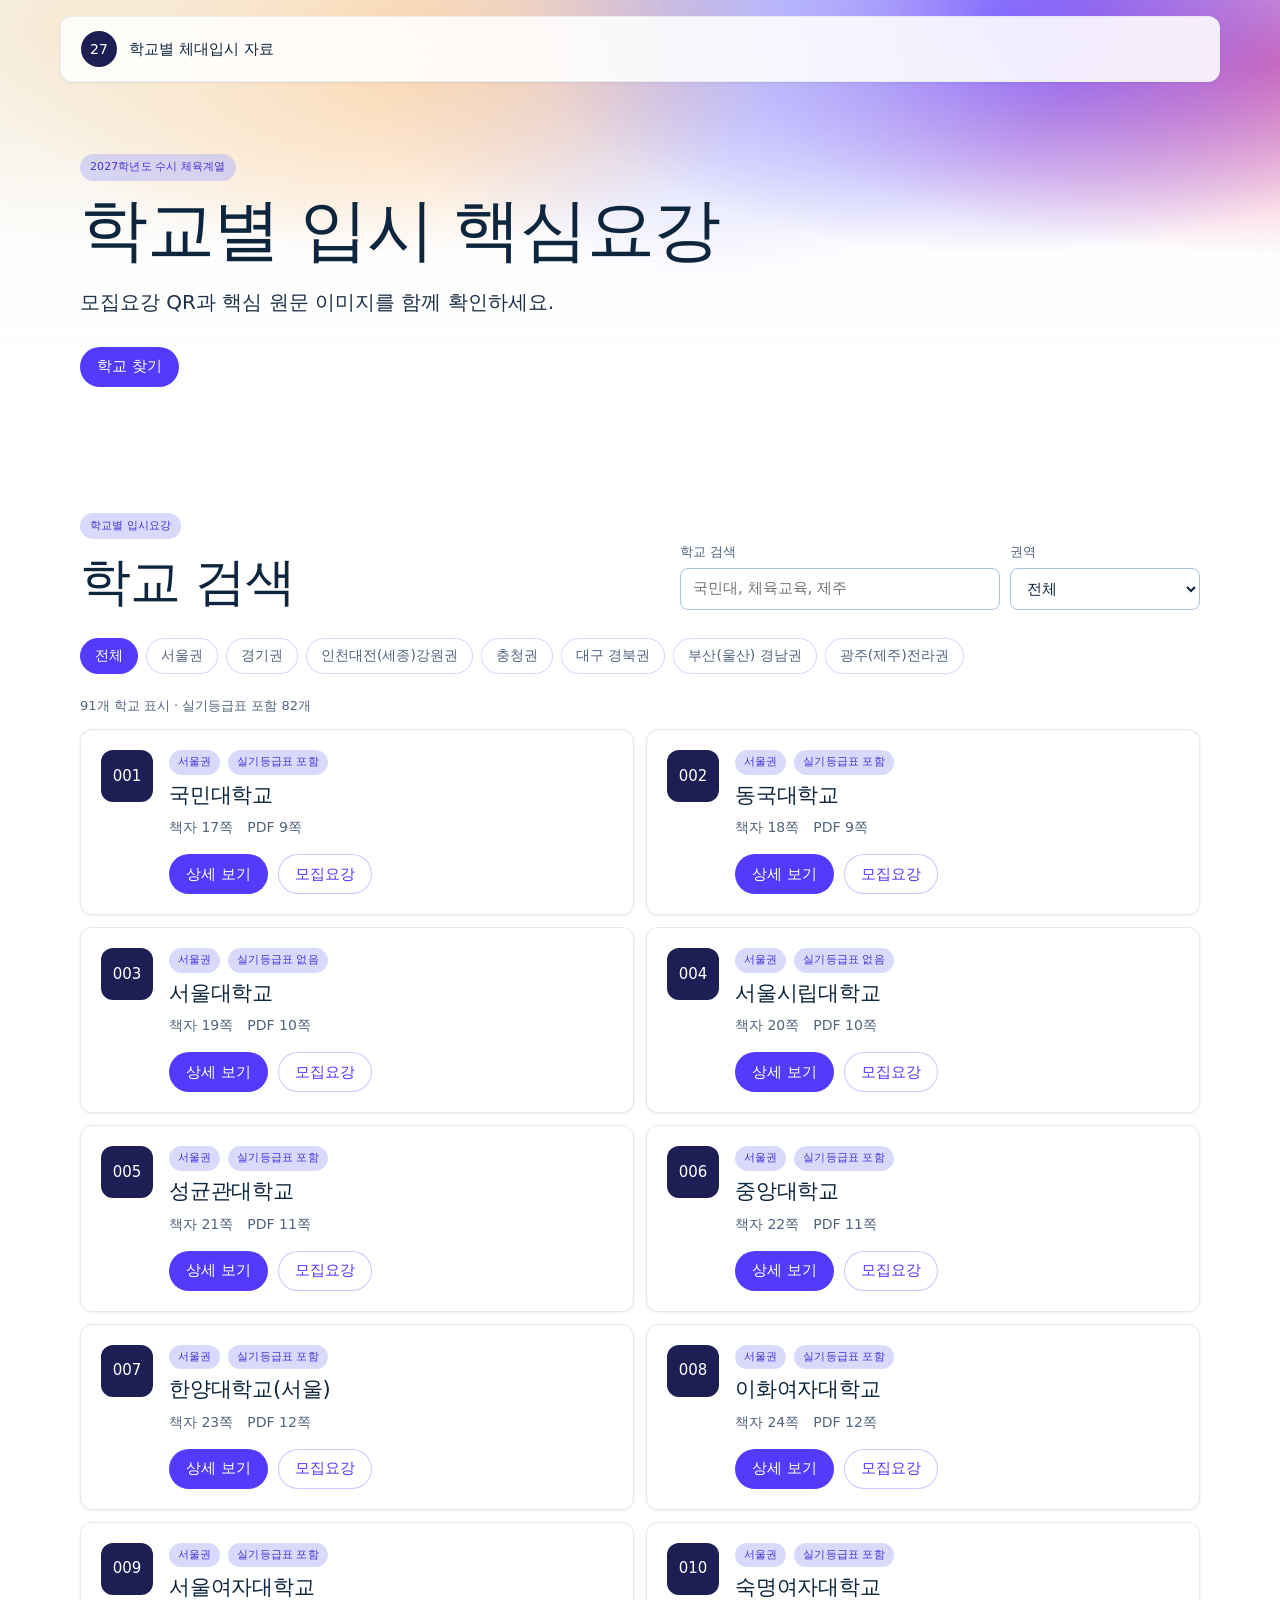
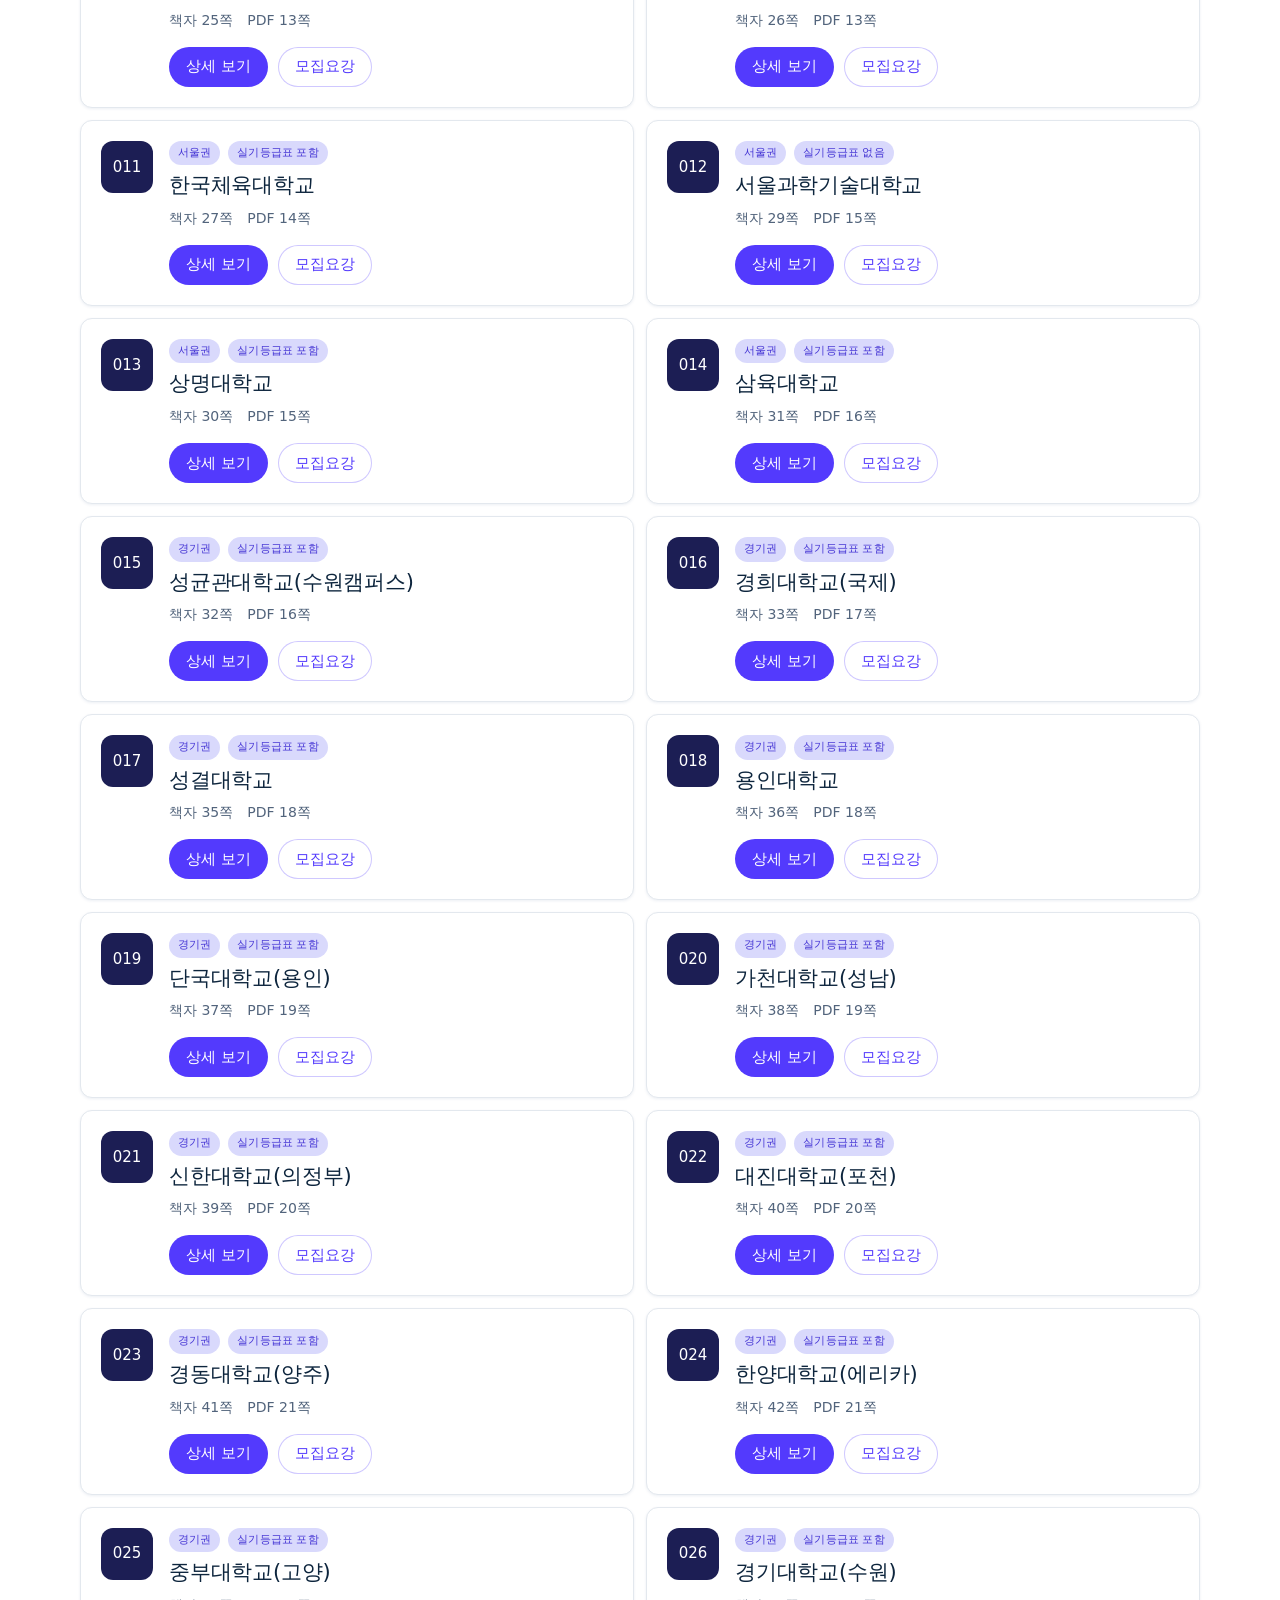
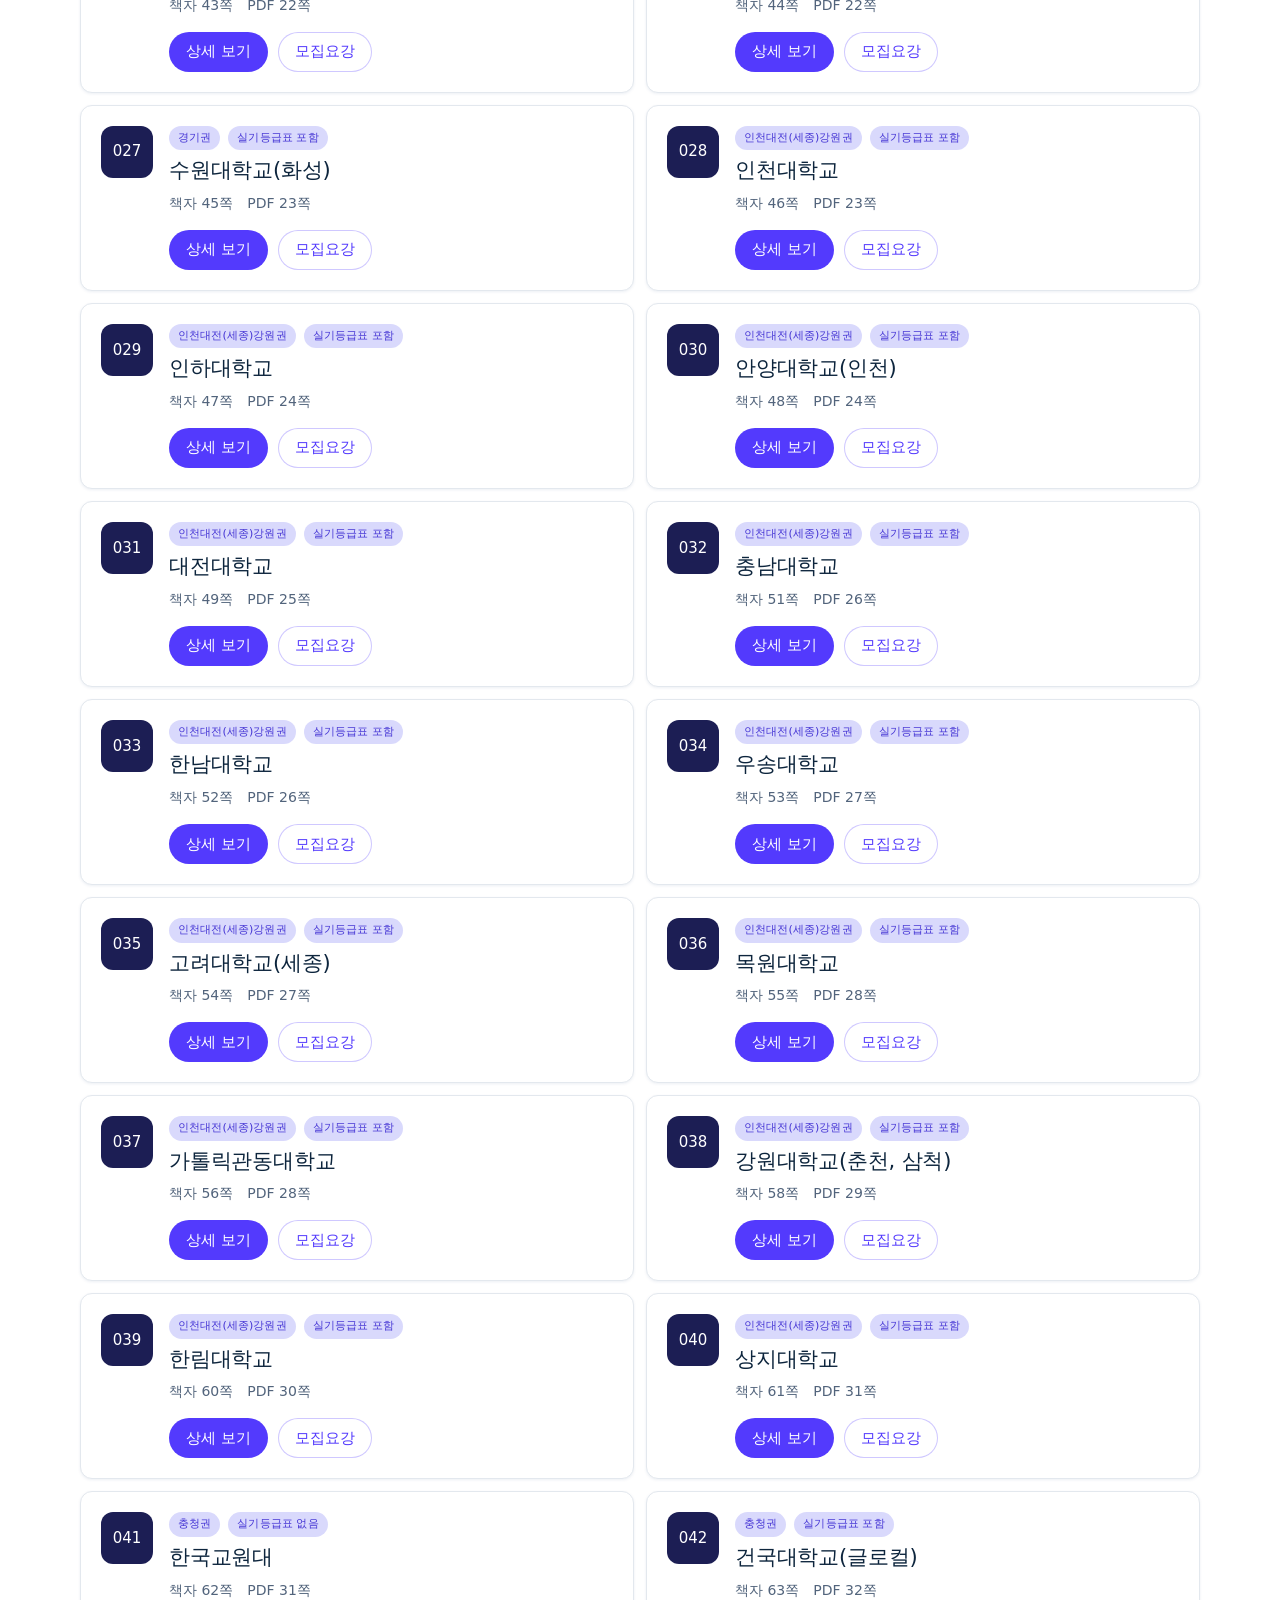
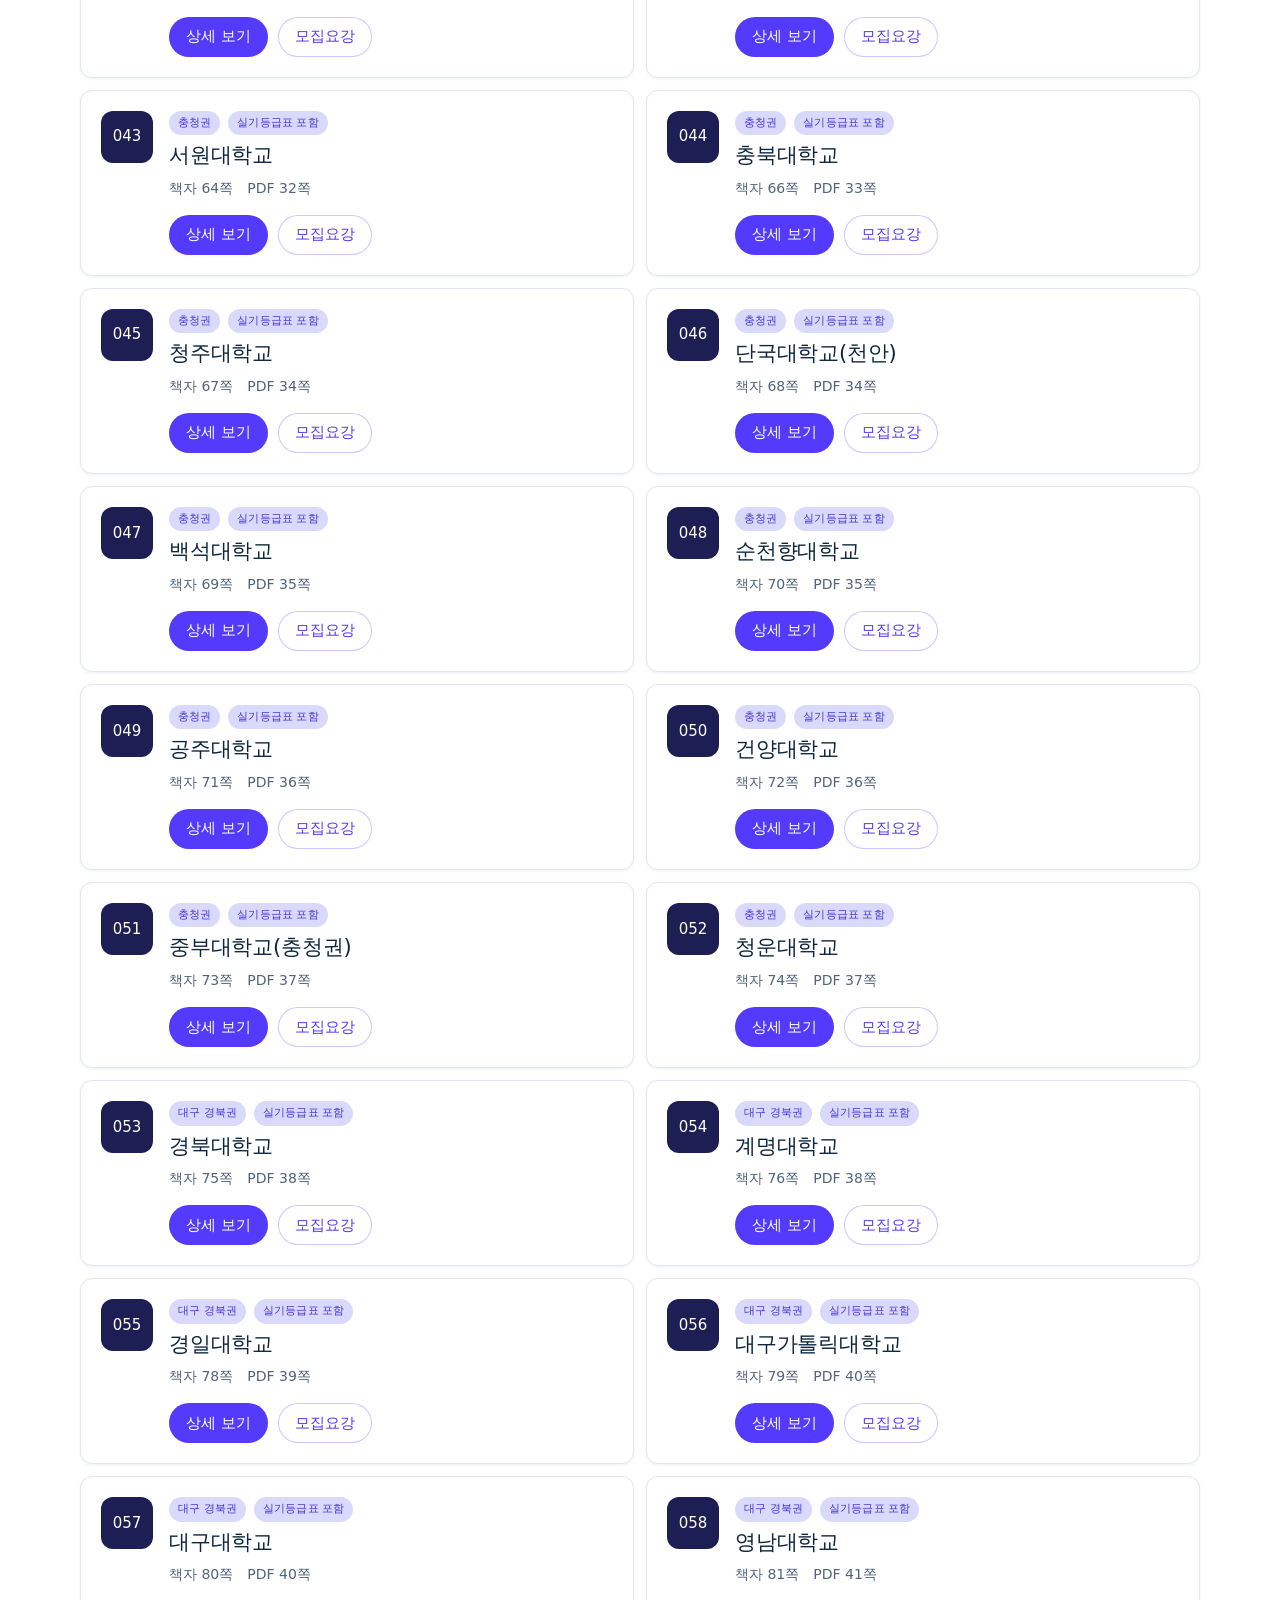
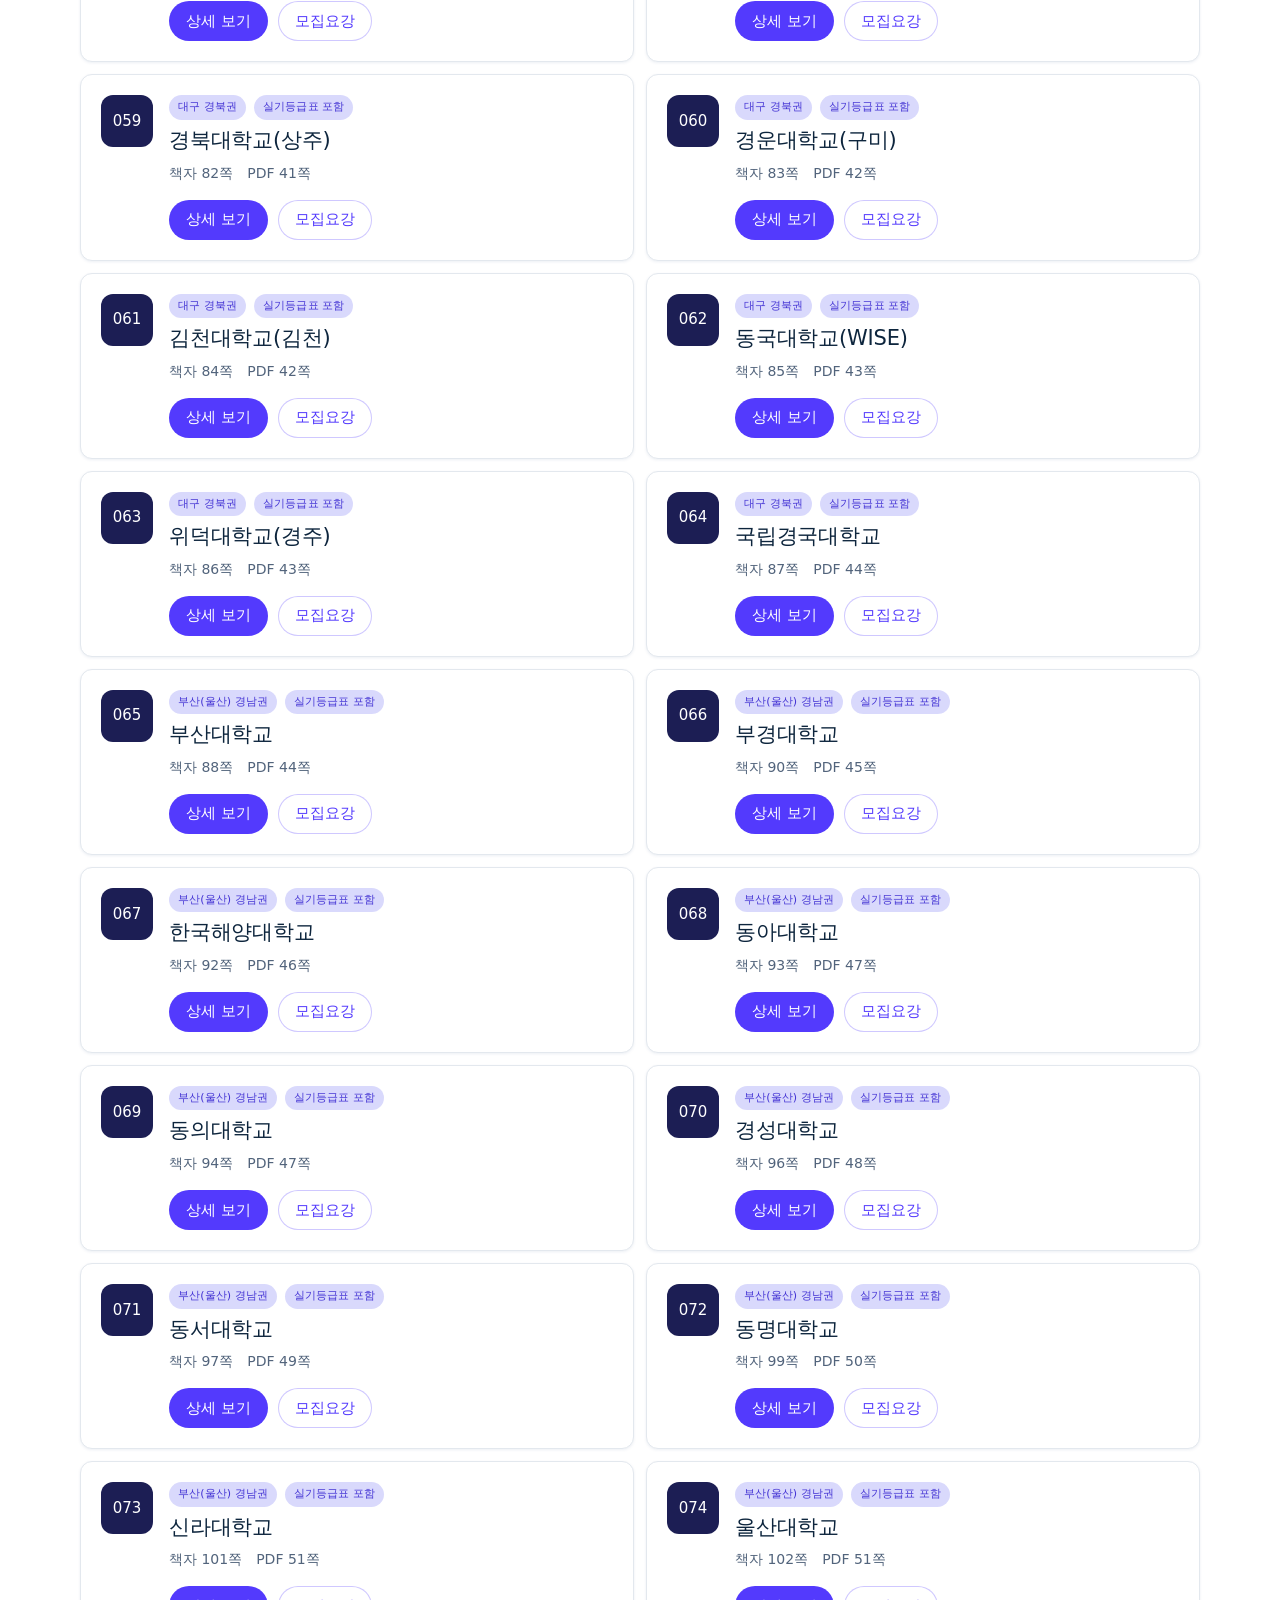
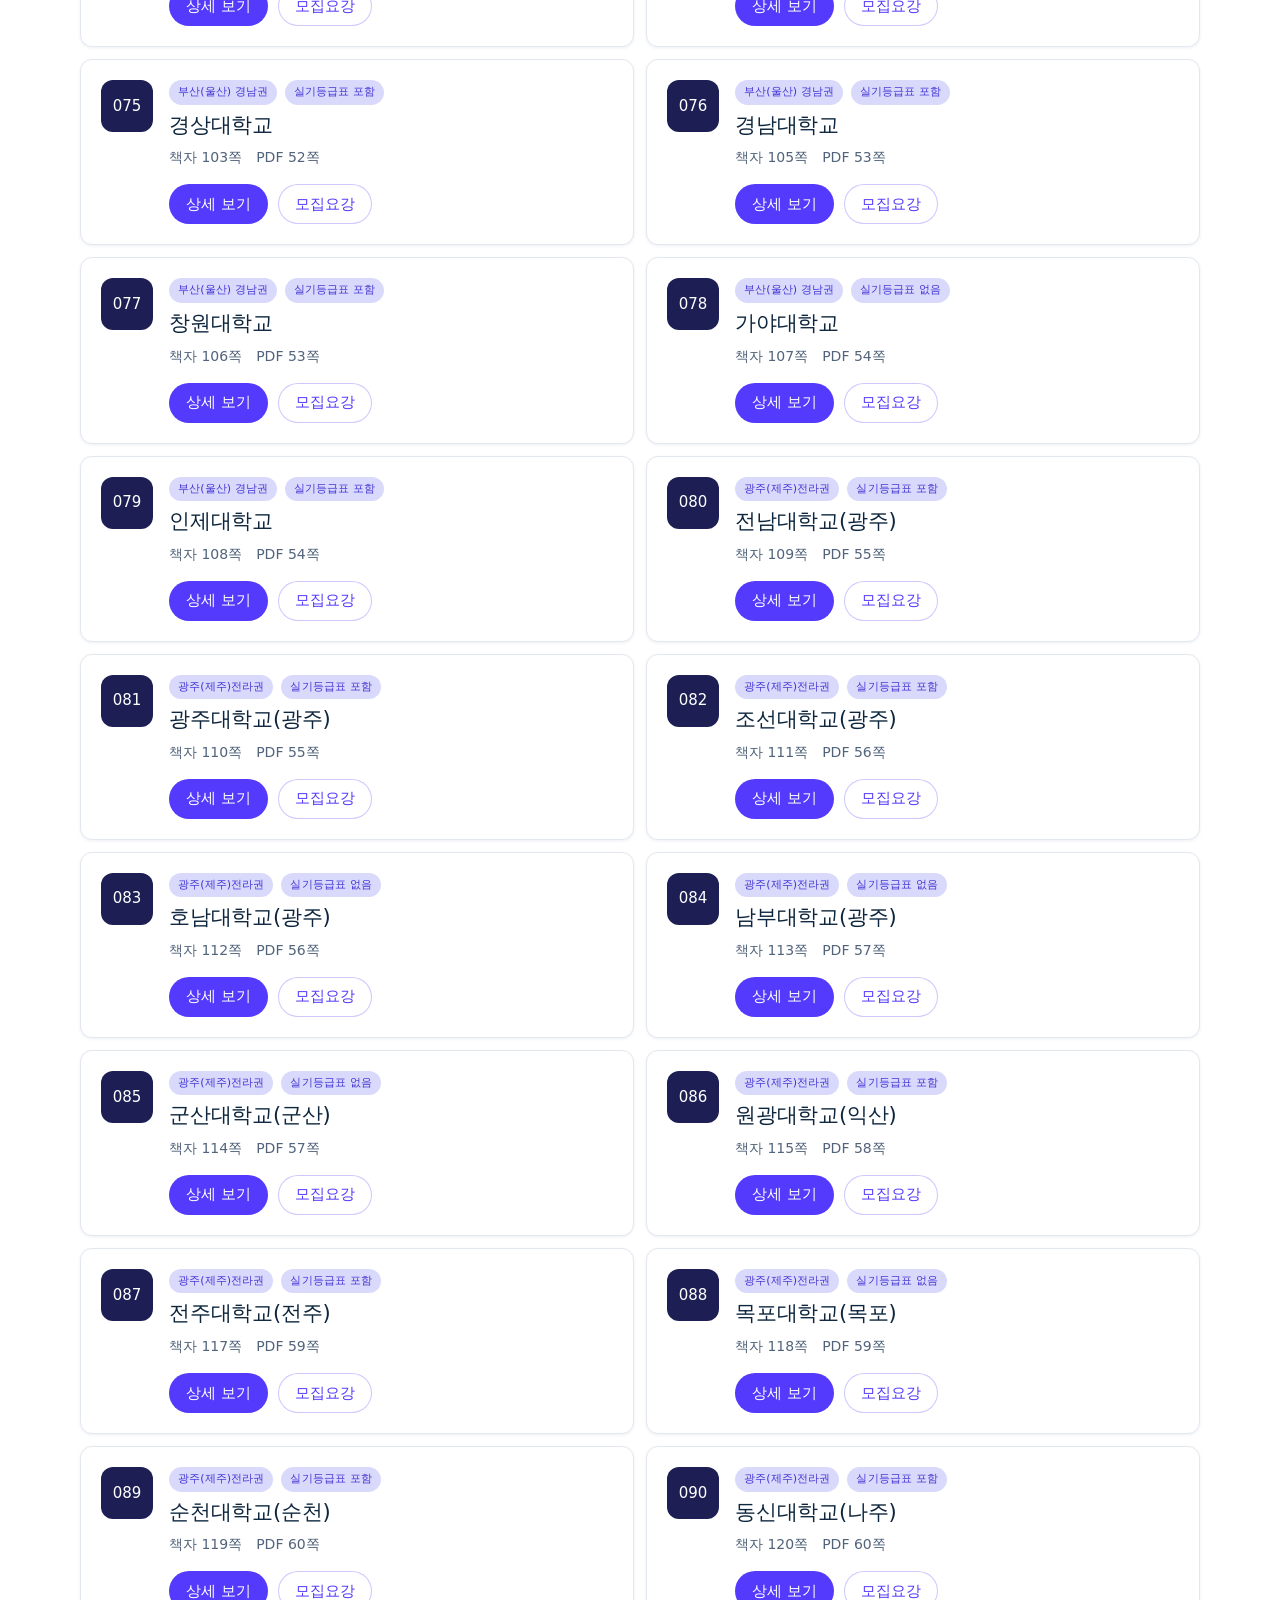
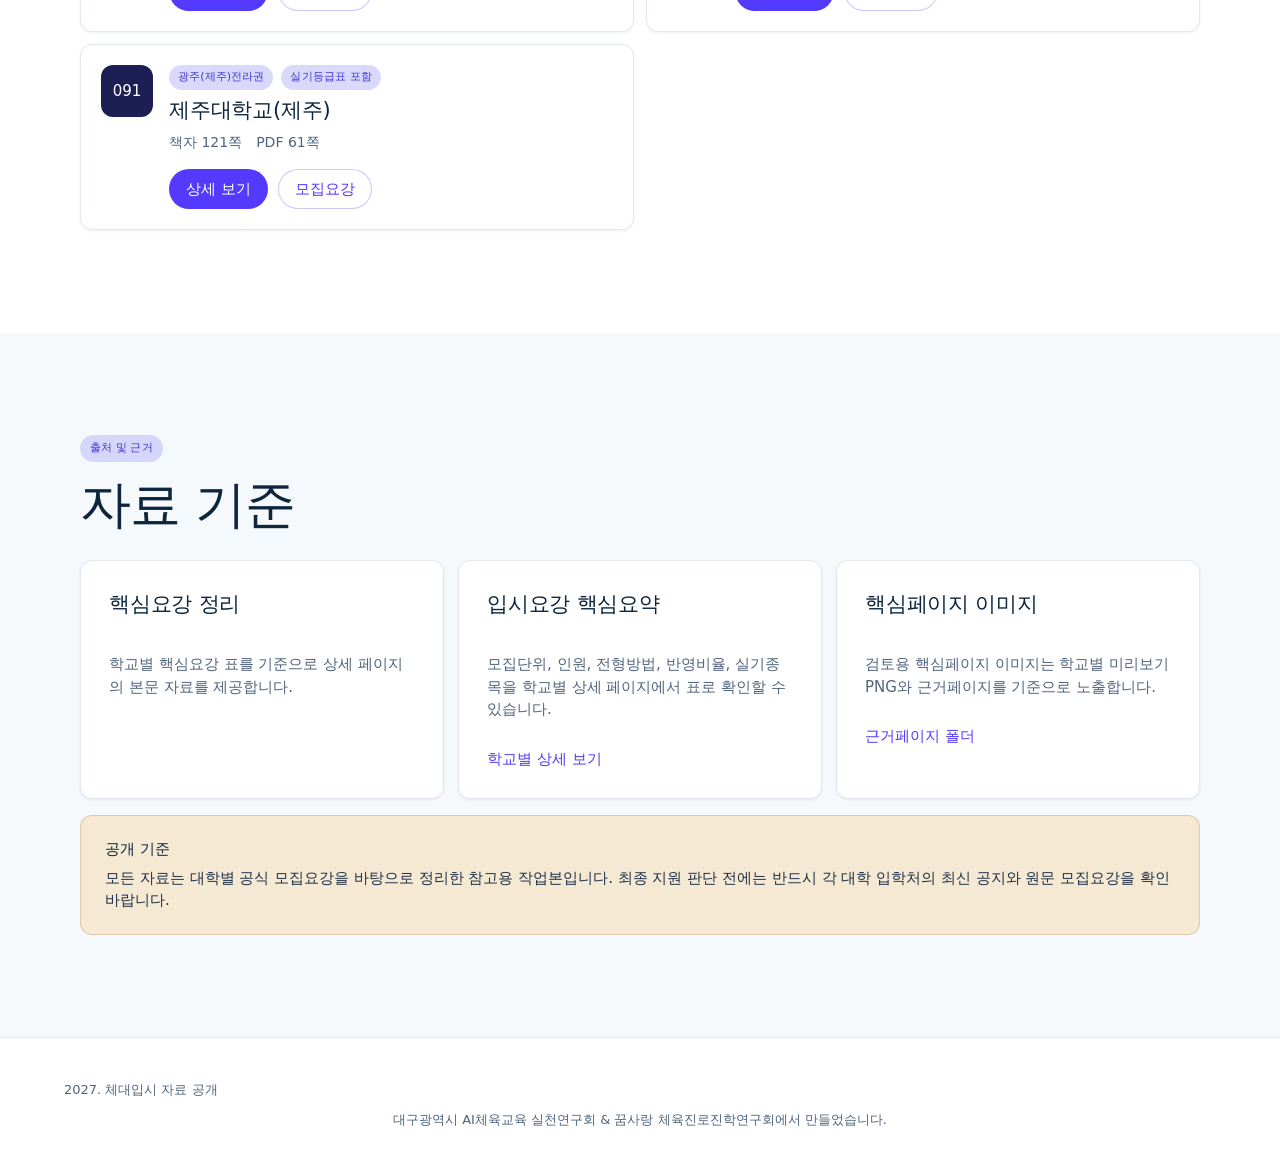
<file: index.html>
<!doctype html>
<html lang="ko">
  <head>
    <meta charset="utf-8">
    <meta name="viewport" content="width=device-width, initial-scale=1">
    <title>2027. 체대입시 자료 공개</title>
    <link rel="stylesheet" href="styles.css?v=stripe-design-13">
  </head>
  <body>
    <header class="site-header">
      <a class="brand" href="index.html" aria-label="2027 체대입시 학교별 자료 홈">
        <span class="brand-mark">27</span>
        <span>학교별 체대입시 자료</span>
      </a>
    </header>

    <main>
      <section class="hero">
        <div class="hero-copy">
          <p class="eyebrow">2027학년도 수시 체육계열</p>
          <h1>학교별 입시 핵심요강</h1>
          <p class="lead">
            모집요강 QR과 핵심 원문 이미지를 함께 확인하세요.
          </p>
          <div class="hero-actions">
            <a class="button primary" href="#schools">학교 찾기</a>
          </div>
        </div>
      </section>

      <section id="schools" class="section">
        <div class="section-heading split">
          <div>
            <p class="eyebrow">학교별 입시요강</p>
            <h2>학교 검색</h2>
          </div>
          <div class="tools" role="search">
            <label for="school-search">
              <span>학교 검색</span>
              <input id="school-search" type="search" autocomplete="off" placeholder="국민대, 체육교육, 제주" aria-label="학교 검색">
            </label>
            <label for="region-filter">
              <span>권역</span>
              <select id="region-filter" aria-label="권역"></select>
            </label>
          </div>
        </div>
        <div class="region-tabs" id="region-tabs" aria-label="권역 빠른 선택"></div>
        <div class="list-summary" id="list-summary"></div>
        <div class="school-list" id="school-list"></div>
      </section>

      <section id="school-detail" class="section band" hidden>
        <div id="detail-content"></div>
      </section>

      <section id="verification" class="section band">
        <div class="section-heading">
          <p class="eyebrow">출처 및 근거</p>
          <h2>자료 기준</h2>
        </div>
        <div class="status-grid">
          <article class="status-block">
            <h3>핵심요강 정리</h3>
            <p>학교별 핵심요강 표를 기준으로 상세 페이지의 본문 자료를 제공합니다.</p>
          </article>
          <article class="status-block">
            <h3>입시요강 핵심요약</h3>
            <p>모집단위, 인원, 전형방법, 반영비율, 실기종목을 학교별 상세 페이지에서 표로 확인할 수 있습니다.</p>
            <a href="#schools">학교별 상세 보기</a>
          </article>
          <article class="status-block">
            <h3>핵심페이지 이미지</h3>
            <p>검토용 핵심페이지 이미지는 학교별 미리보기 PNG와 근거페이지를 기준으로 노출합니다.</p>
            <a href="https://drive.google.com/drive/folders/1cp1jeh9I08yaM6npyUVSGVKFGBU4c93v?usp=drive_link" target="_blank" rel="noreferrer">근거페이지 폴더</a>
          </article>
        </div>
        <div class="notice">
          <strong>공개 기준</strong>
          <p>모든 자료는 대학별 공식 모집요강을 바탕으로 정리한 참고용 작업본입니다. 최종 지원 판단 전에는 반드시 각 대학 입학처의 최신 공지와 원문 모집요강을 확인 바랍니다.</p>
        </div>
      </section>
    </main>

    <footer class="site-footer">
      <div class="footer-main">
        <span>2027. 체대입시 자료 공개</span>
      </div>
      <p class="footer-credit">대구광역시 AI체육교육 실천연구회 &amp; 꿈사랑 체육진로진학연구회에서 만들었습니다.</p>
    </footer>

    <script src="school-data.js?v=draft-ver1-20260626"></script>
    <script src="app.js?v=stripe-design-12"></script>
  </body>
</html>
</file>
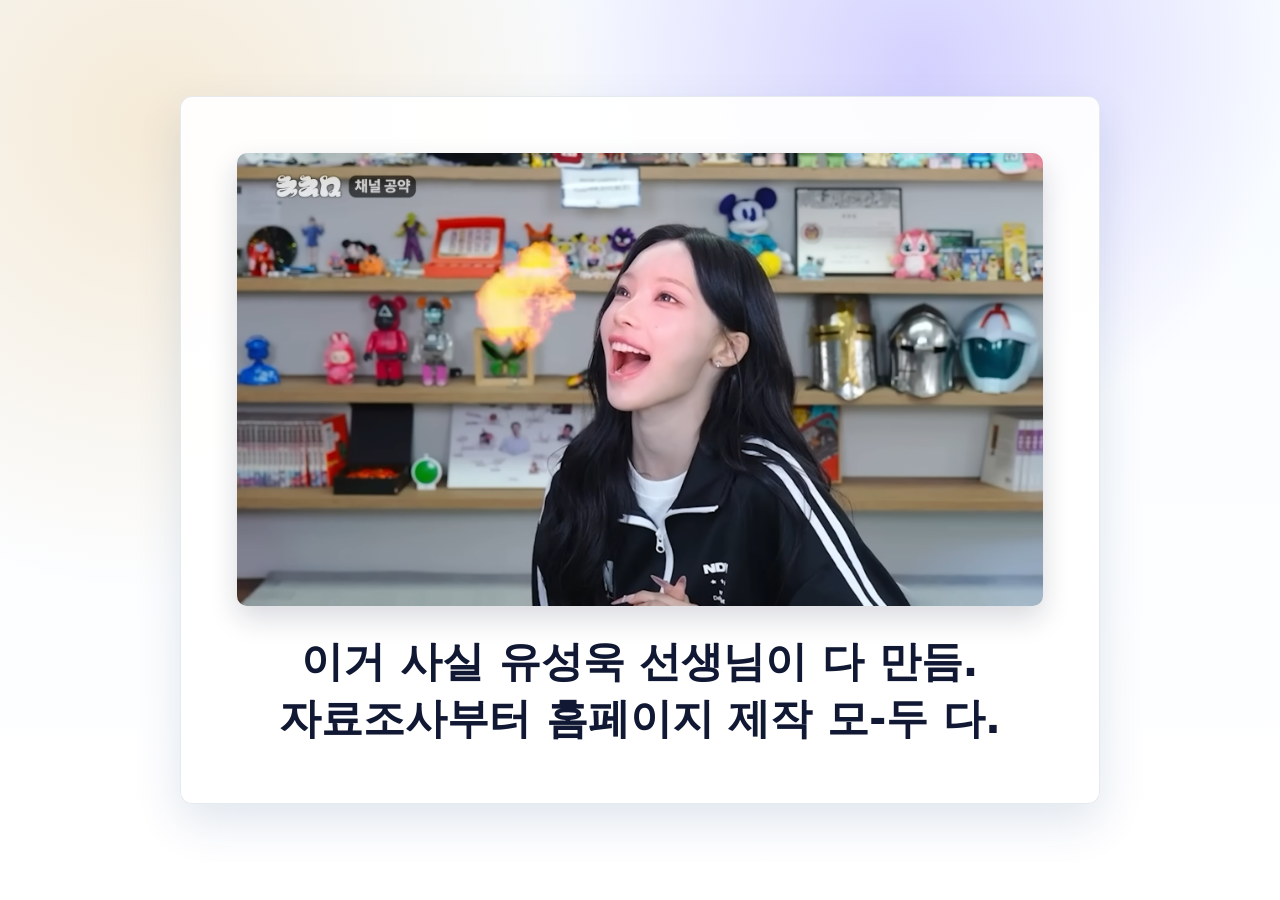
<file: easter-egg.html>
<!doctype html>
<html lang="ko">
  <head>
    <meta charset="utf-8">
    <meta name="viewport" content="width=device-width, initial-scale=1">
    <title>숨겨진 이야기</title>
    <style>
      :root {
        color-scheme: light;
        font-family: "Pretendard", "Apple SD Gothic Neo", "Noto Sans KR", system-ui, sans-serif;
      }

      * {
        box-sizing: border-box;
      }

      body {
        min-height: 100vh;
        margin: 0;
        display: grid;
        place-items: center;
        padding: 28px;
        background:
          radial-gradient(circle at 12% 14%, rgba(245, 233, 212, 0.95), transparent 34%),
          radial-gradient(circle at 72% 8%, rgba(83, 58, 253, 0.22), transparent 30%),
          linear-gradient(180deg, #f7fbff, #ffffff);
        color: #101833;
      }

      main {
        width: min(920px, 100%);
        padding: clamp(28px, 7vw, 56px);
        border: 1px solid rgba(227, 232, 238, 0.9);
        border-radius: 12px;
        background: rgba(255, 255, 255, 0.92);
        box-shadow: 0 18px 46px rgba(0, 55, 112, 0.12);
        text-align: center;
      }

      img {
        display: block;
        width: 100%;
        height: auto;
        margin: 0 auto 28px;
        border-radius: 10px;
        box-shadow: 0 12px 28px rgba(16, 24, 51, 0.16);
      }

      p {
        margin: 0;
        font-size: clamp(24px, 5vw, 42px);
        line-height: 1.35;
        font-weight: 700;
        word-break: keep-all;
      }
    </style>
  </head>
  <body>
    <main>
      <img src="assets/easter-egg-photo.png" alt="이스터 에그 사진">
      <p>이거 사실 유성욱 선생님이 다 만듬. 자료조사부터 홈페이지 제작 모-두 다.</p>
    </main>
  </body>
</html>
</file>
<file: styles.css>
:root {
  color-scheme: light;
  --primary: #533afd;
  --primary-deep: #4434d4;
  --primary-press: #2e2b8c;
  --primary-soft: #b9b9f9;
  --dark: #1c1e54;
  --ink: #0d253d;
  --ink-secondary: #1f3148;
  --muted: #52647c;
  --line: #e3e8ee;
  --input-line: #a8c3de;
  --paper: #ffffff;
  --soft: #f6f9fc;
  --cream: #f5e9d4;
  --ruby: #ea2261;
  --magenta: #f96bee;
  --lemon: #9b6829;
  --shadow: 0 8px 24px rgba(0, 55, 112, 0.08), 0 2px 6px rgba(0, 55, 112, 0.04);
  --shadow-soft: 0 1px 3px rgba(0, 55, 112, 0.08);
  font-family: Inter, "SF Pro Display", "Pretendard", "Apple SD Gothic Neo", "Noto Sans KR", system-ui, sans-serif;
}

* {
  box-sizing: border-box;
}

html {
  scroll-behavior: smooth;
}

body {
  margin: 0;
  background: var(--paper);
  color: var(--ink);
  font-feature-settings: "ss01";
  font-size: 15px;
  font-weight: 400;
  line-height: 1.5;
}

body::before {
  content: "";
  position: absolute;
  inset: 0 0 auto;
  z-index: -1;
  height: 520px;
  background:
    radial-gradient(ellipse at 8% 5%, rgba(245, 233, 212, 0.95), transparent 34%),
    radial-gradient(ellipse at 30% 8%, rgba(255, 184, 115, 0.72), transparent 32%),
    radial-gradient(ellipse at 55% 0%, rgba(185, 185, 249, 0.95), transparent 38%),
    radial-gradient(ellipse at 78% 2%, rgba(83, 58, 253, 0.78), transparent 34%),
    radial-gradient(ellipse at 100% 12%, rgba(234, 34, 97, 0.58), transparent 30%),
    linear-gradient(180deg, rgba(246, 249, 252, 0.4), rgba(255, 255, 255, 0));
  filter: saturate(1.05);
  pointer-events: none;
}

body.detail-mode .hero,
body.detail-mode #schools,
body.detail-mode #verification {
  display: none;
}

a {
  color: inherit;
  text-decoration: none;
}

h1,
h2,
h3,
p {
  margin-top: 0;
}

h1,
h2,
h3,
h4 {
  color: var(--ink);
  font-weight: 400;
  letter-spacing: -0.64px;
}

.site-header {
  position: sticky;
  top: 0;
  z-index: 20;
  display: flex;
  align-items: center;
  justify-content: space-between;
  max-width: 1160px;
  margin: 16px auto 0;
  gap: 24px;
  padding: 14px 20px;
  border: 1px solid rgba(227, 232, 238, 0.74);
  border-radius: 12px;
  background: rgba(255, 255, 255, 0.88);
  box-shadow: var(--shadow-soft);
  backdrop-filter: blur(18px);
}

.brand {
  display: flex;
  align-items: center;
  gap: 12px;
}

.brand {
  min-width: 0;
  color: var(--ink);
  font-weight: 400;
}

.brand-mark {
  display: inline-grid;
  width: 36px;
  height: 36px;
  place-items: center;
  border-radius: 999px;
  background: var(--dark);
  color: #fff;
  font-size: 14px;
  font-feature-settings: "tnum";
}

.hero {
  position: relative;
  display: grid;
  grid-template-columns: minmax(0, 1fr);
  align-items: center;
  max-width: 1160px;
  min-height: 0;
  margin: 0 auto;
  padding: clamp(40px, 6vw, 72px) 20px 24px;
  gap: 24px;
}

.hero-copy {
  max-width: 780px;
}

.eyebrow {
  width: fit-content;
  margin: 0 0 14px;
  border-radius: 999px;
  padding: 5px 10px;
  background: rgba(185, 185, 249, 0.54);
  color: var(--primary-deep);
  font-size: 11px;
  font-weight: 400;
  letter-spacing: 0.1px;
}

h1 {
  margin-bottom: 22px;
  font-size: clamp(42px, 6vw, 68px);
  font-weight: 400;
  line-height: 1.03;
  letter-spacing: -1.4px;
}

.lead {
  max-width: 590px;
  margin-bottom: 30px;
  color: var(--ink-secondary);
  font-size: clamp(17px, 2vw, 20px);
  font-weight: 400;
}

.hero-actions,
.school-actions,
.detail-actions {
  display: flex;
  flex-wrap: wrap;
  gap: 10px;
}

.button,
.school-actions a {
  display: inline-flex;
  min-height: 40px;
  align-items: center;
  justify-content: center;
  border: 1px solid transparent;
  border-radius: 999px;
  padding: 8px 16px;
  font-weight: 400;
  line-height: 1;
  white-space: nowrap;
  transition: transform 160ms ease, background-color 160ms ease, border-color 160ms ease, color 160ms ease;
}

.button.primary,
.school-actions a.primary-link {
  background: var(--primary);
  color: #fff;
}

.button.primary:hover,
.school-actions a.primary-link:hover {
  background: var(--primary-press);
  color: #fff;
}

.button.secondary,
.school-actions a:not(.primary-link) {
  border-color: rgba(83, 58, 253, 0.28);
  background: #fff;
  color: var(--primary);
}

.button:hover,
.school-actions a:hover {
  transform: translateY(-1px);
}

.section {
  padding: clamp(60px, 8vw, 110px) 20px;
}

.band {
  background: var(--soft);
}

body.detail-mode .band {
  background:
    radial-gradient(ellipse at 8% 0%, rgba(245, 233, 212, 0.9), transparent 30%),
    radial-gradient(ellipse at 58% 0%, rgba(185, 185, 249, 0.75), transparent 42%),
    linear-gradient(180deg, rgba(246, 249, 252, 0.82), #fff 410px);
}

.section-heading,
.material-grid,
.status-grid,
.region-tabs,
.list-summary,
.school-list,
.detail-shell,
.notice {
  max-width: 1120px;
  margin-right: auto;
  margin-left: auto;
}

.section-heading {
  margin-bottom: 28px;
}

.section-heading h2 {
  margin-bottom: 0;
  font-size: clamp(32px, 4vw, 52px);
  font-weight: 400;
  line-height: 1.1;
  letter-spacing: -0.96px;
}

.section-heading.split {
  display: flex;
  align-items: end;
  justify-content: space-between;
  gap: 24px;
}

.tools {
  display: grid;
  grid-template-columns: minmax(220px, 320px) minmax(150px, 190px);
  gap: 10px;
}

label span {
  display: block;
  margin-bottom: 6px;
  color: var(--muted);
  font-size: 13px;
  font-weight: 400;
}

input,
select {
  width: 100%;
  min-height: 42px;
  border: 1px solid var(--input-line);
  border-radius: 8px;
  padding: 0 12px;
  background: #fff;
  color: var(--ink);
  font: inherit;
  font-weight: 400;
}

input:focus,
select:focus {
  outline: 3px solid rgba(83, 58, 253, 0.14);
  border-color: var(--primary);
}

.material-grid,
.status-grid {
  display: grid;
  grid-template-columns: repeat(3, minmax(0, 1fr));
  gap: 14px;
}

.material-card,
.status-block,
.school-card,
.detail-stat,
.detail-panel {
  border: 1px solid var(--line);
  border-radius: 12px;
  background: #fff;
  box-shadow: var(--shadow-soft);
}

.material-card,
.status-block {
  display: grid;
  min-height: 188px;
  align-content: start;
  gap: 12px;
  padding: 28px;
}

.material-card span,
.school-region,
.school-grade {
  width: fit-content;
  border-radius: 999px;
  padding: 4px 9px;
  background: rgba(185, 185, 249, 0.54);
  color: var(--primary-deep);
  font-size: 11px;
  font-weight: 400;
  letter-spacing: 0.1px;
}

.material-card strong,
.status-block h3,
.school-card h3 {
  color: var(--ink);
  font-size: 21px;
  font-weight: 400;
  letter-spacing: -0.2px;
}

.material-card em,
.status-block p {
  color: var(--muted);
  font-style: normal;
}

.material-card:hover,
.school-card:hover,
.status-block:hover,
.detail-stat:hover {
  box-shadow: var(--shadow);
}

.region-tabs {
  display: flex;
  margin-bottom: 18px;
  gap: 8px;
  overflow-x: auto;
  padding-bottom: 4px;
}

.region-tabs button {
  min-height: 36px;
  border: 1px solid rgba(83, 58, 253, 0.2);
  border-radius: 999px;
  padding: 0 14px;
  background: #fff;
  color: var(--muted);
  font: inherit;
  font-size: 14px;
  font-weight: 400;
  white-space: nowrap;
  cursor: pointer;
}

.region-tabs button[aria-pressed="true"] {
  border-color: var(--primary);
  background: var(--primary);
  color: #fff;
}

.list-summary {
  margin-bottom: 14px;
  color: var(--muted);
  font-size: 13px;
  font-weight: 400;
  font-feature-settings: "tnum";
}

.school-list {
  display: grid;
  grid-template-columns: repeat(2, minmax(0, 1fr));
  gap: 12px;
}

.school-card {
  display: grid;
  grid-template-columns: auto minmax(0, 1fr);
  gap: 16px;
  padding: 20px;
}

.school-number {
  display: grid;
  width: 52px;
  height: 52px;
  place-items: center;
  border-radius: 12px;
  background: var(--dark);
  color: #fff;
  font-weight: 400;
  font-feature-settings: "tnum";
}

.school-main {
  min-width: 0;
}

.school-topline {
  display: flex;
  flex-wrap: wrap;
  align-items: center;
  gap: 8px;
  margin-bottom: 8px;
}

.school-card h3 {
  margin-bottom: 9px;
  line-height: 1.22;
}

.school-meta {
  display: flex;
  flex-wrap: wrap;
  gap: 8px 14px;
  margin-bottom: 16px;
  color: var(--muted);
  font-size: 14px;
  font-weight: 400;
  font-feature-settings: "tnum";
}

.detail-shell {
  padding-top: 16px;
}

.back-link {
  display: inline-flex;
  margin-bottom: 22px;
  color: var(--primary);
  font-weight: 400;
}

.back-link:hover,
.panel-heading a:hover,
.status-block a:hover,
.site-footer a:hover {
  color: var(--primary-press);
}

.detail-header {
  display: flex;
  align-items: end;
  justify-content: space-between;
  gap: 24px;
  margin-bottom: 20px;
}

.detail-header h2 {
  margin-bottom: 0;
  font-size: clamp(36px, 5vw, 58px);
  font-weight: 400;
  line-height: 1.04;
  letter-spacing: -1.2px;
}

.detail-actions {
  justify-content: flex-end;
}

.detail-stat-grid {
  display: grid;
  grid-template-columns: repeat(4, minmax(0, 1fr));
  gap: 10px;
  margin-bottom: 18px;
}

.detail-stat {
  min-height: 106px;
  padding: 18px;
}

.detail-stat span {
  display: block;
  margin-bottom: 8px;
  color: var(--muted);
  font-size: 12px;
  font-weight: 400;
}

.detail-stat strong {
  color: var(--dark);
  font-size: 20px;
  font-weight: 400;
  line-height: 1.25;
}

.detail-layout {
  display: grid;
  grid-template-columns: minmax(0, 1fr);
  gap: 16px;
  align-items: start;
}

.detail-layout > div,
.admissions-guide,
.guide-stack,
.guide-block,
.table-wrap,
.evidence-panel,
.evidence-slider,
.qr-inline-card {
  min-width: 0;
}

.detail-panel {
  margin-bottom: 16px;
  padding: 28px;
}

.detail-panel h3 {
  margin-bottom: 0;
  font-size: 28px;
  font-weight: 400;
  line-height: 1.12;
}

.school-info-strip {
  display: grid;
  grid-template-columns: 1fr;
  gap: 10px;
  margin-bottom: 22px;
}

.school-info-strip article,
.school-info-strip a {
  display: grid;
  gap: 4px;
  padding: 14px 16px;
  border: 1px solid var(--line);
  border-radius: 10px;
  background: var(--soft);
}

.school-info-strip span {
  color: var(--muted);
  font-size: 12px;
  font-weight: 400;
}

.school-info-strip strong {
  color: var(--ink-secondary);
  font-size: 14px;
  font-weight: 400;
  line-height: 1.4;
  overflow-wrap: anywhere;
}

.qr-inline-card {
  display: grid;
  gap: 12px;
}

.qr-link-card {
  transition: border-color 160ms ease, box-shadow 160ms ease, transform 160ms ease;
}

.qr-link-card:hover {
  border-color: rgba(83, 58, 253, 0.42);
  box-shadow: var(--shadow-soft);
  transform: translateY(-1px);
}

.qr-link-card strong {
  color: var(--primary);
}

.qr-inline-content {
  display: grid;
  grid-template-columns: 112px minmax(0, 1fr);
  align-items: center;
  gap: 16px;
}

.qr-inline-content img {
  display: block;
  width: 112px;
  aspect-ratio: 1;
  object-fit: contain;
  border: 1px solid var(--line);
  border-radius: 12px;
  background: #fff;
}

.admissions-guide {
  overflow: hidden;
}

.detail-panel .guide-title {
  margin: 0 0 22px;
  color: var(--ink);
  font-size: 28px;
  font-weight: 400;
  line-height: 1.12;
  letter-spacing: -0.64px;
}

.guide-stack {
  display: grid;
  gap: 20px;
}

.guide-block h4 {
  margin: 0 0 10px;
  color: var(--ink);
  font-size: 20px;
  font-weight: 400;
  line-height: 1.2;
}

.table-wrap {
  max-width: 100%;
  overflow-x: auto;
  border: 1px solid var(--line);
  border-radius: 12px;
  background: #fff;
}

.table-wrap table {
  width: 100%;
  min-width: 760px;
  border-collapse: collapse;
  font-size: 14px;
  font-feature-settings: "tnum";
  letter-spacing: -0.36px;
}

.table-wrap th,
.table-wrap td {
  padding: 12px;
  border-bottom: 1px solid var(--line);
  border-right: 1px solid var(--line);
  text-align: left;
  vertical-align: top;
  overflow-wrap: anywhere;
}

.table-wrap th {
  background: var(--dark);
  color: #fff;
  font-weight: 400;
  white-space: nowrap;
}

.table-wrap td {
  color: var(--ink-secondary);
  font-weight: 400;
}

.table-wrap tr:last-child td {
  border-bottom: 0;
}

.table-wrap th:last-child,
.table-wrap td:last-child {
  border-right: 0;
}

.panel-heading {
  display: flex;
  align-items: end;
  justify-content: space-between;
  gap: 16px;
  margin-bottom: 18px;
}

.panel-heading a,
.status-block a,
.site-footer a {
  color: var(--primary);
  font-weight: 400;
}

.evidence-slider {
  display: grid;
  gap: 12px;
}

.slider-frame {
  position: relative;
  display: grid;
  min-height: 540px;
  place-items: center;
  overflow: hidden;
  border: 1px solid rgba(28, 30, 84, 0.18);
  border-radius: 16px;
  background:
    linear-gradient(180deg, rgba(28, 30, 84, 0.94), rgba(13, 37, 61, 0.96)),
    var(--dark);
  box-shadow: var(--shadow);
}

.slider-image-link {
  display: grid;
  width: 100%;
  height: 100%;
  place-items: center;
  padding: 18px;
}

.slider-image-link img {
  display: block;
  width: 100%;
  max-height: 720px;
  border-radius: 8px;
  object-fit: contain;
  box-shadow: 0 8px 24px rgba(0, 0, 0, 0.18);
}

.slider-nav {
  position: absolute;
  top: 50%;
  z-index: 2;
  display: grid;
  width: 42px;
  height: 42px;
  place-items: center;
  transform: translateY(-50%);
  border: 1px solid rgba(255, 255, 255, 0.5);
  border-radius: 999px;
  background: rgba(255, 255, 255, 0.92);
  color: var(--dark);
  font: inherit;
  font-size: 28px;
  font-weight: 400;
  cursor: pointer;
}

.slider-nav.prev {
  left: 12px;
}

.slider-nav.next {
  right: 12px;
}

.slider-nav:hover {
  color: var(--primary);
}

.slider-caption {
  display: grid;
  grid-template-columns: auto minmax(0, 1fr) auto;
  align-items: center;
  gap: 10px;
  color: var(--muted);
  font-size: 13px;
  font-weight: 400;
  font-feature-settings: "tnum";
}

.slider-caption strong {
  color: var(--ink);
  font-size: 18px;
  font-weight: 400;
}

.slider-caption em {
  font-style: normal;
}

.slider-dots {
  display: flex;
  flex-wrap: wrap;
  gap: 8px;
}

.slider-dots button {
  display: grid;
  min-width: 36px;
  height: 36px;
  place-items: center;
  border: 1px solid rgba(83, 58, 253, 0.2);
  border-radius: 999px;
  background: #fff;
  color: var(--muted);
  font: inherit;
  font-size: 13px;
  font-weight: 400;
  cursor: pointer;
}

.slider-dots button[aria-pressed="true"] {
  border-color: var(--primary);
  background: var(--primary);
  color: #fff;
}

.notice {
  margin-top: 16px;
  padding: 22px 24px;
  border: 1px solid rgba(155, 104, 41, 0.26);
  border-radius: 12px;
  background: var(--cream);
}

.notice strong {
  display: block;
  margin-bottom: 6px;
  font-weight: 400;
}

.notice p {
  margin-bottom: 0;
  color: var(--ink-secondary);
}

.site-footer {
  display: grid;
  gap: 10px;
  padding: 42px clamp(20px, 5vw, 80px);
  border-top: 1px solid var(--line);
  color: var(--muted);
  font-size: 13px;
  font-weight: 400;
}

.footer-main {
  display: flex;
  justify-content: space-between;
  gap: 16px;
}

.footer-credit {
  margin: 0;
  text-align: center;
}

@media (max-width: 980px) {
  .site-header {
    margin-right: 16px;
    margin-left: 16px;
  }

  .hero {
    grid-template-columns: 1fr;
    min-height: 0;
  }

  .hero-copy {
    max-width: 760px;
  }

  .material-grid,
  .status-grid,
  .school-list,
  .detail-stat-grid {
    grid-template-columns: repeat(2, minmax(0, 1fr));
  }

  .detail-header,
  .detail-layout {
    display: grid;
  }

  .detail-layout {
    grid-template-columns: 1fr;
  }

  .detail-actions {
    justify-content: flex-start;
  }

  .section-heading.split {
    display: grid;
    align-items: start;
  }

  .tools {
    width: 100%;
    grid-template-columns: 1fr 180px;
  }
}

@media (max-width: 680px) {
  body::before {
    height: 560px;
  }

  .site-header {
    align-items: flex-start;
    flex-direction: column;
    gap: 10px;
    border-radius: 10px;
  }

  h1 {
    font-size: 39px;
    letter-spacing: -0.9px;
  }

  .material-grid,
  .status-grid,
  .school-list,
  .tools,
  .detail-stat-grid {
    grid-template-columns: 1fr;
  }

  .hero {
    padding-right: 16px;
    padding-left: 16px;
  }

  .panel-heading,
  .slider-caption {
    display: grid;
    grid-template-columns: 1fr;
    align-items: start;
  }

  .slider-frame {
    min-height: 360px;
  }

  .slider-image-link {
    padding: 12px;
  }

  .table-wrap table {
    min-width: 680px;
  }

  .school-card {
    grid-template-columns: 1fr;
  }

  .school-number {
    width: 46px;
    height: 46px;
  }

  .detail-panel {
    padding: 18px;
  }

  .qr-inline-content {
    grid-template-columns: 96px minmax(0, 1fr);
  }

  .qr-inline-content img {
    width: 96px;
  }

  .site-footer {
    gap: 12px;
  }

  .footer-main {
    flex-direction: column;
  }
}
</file>
